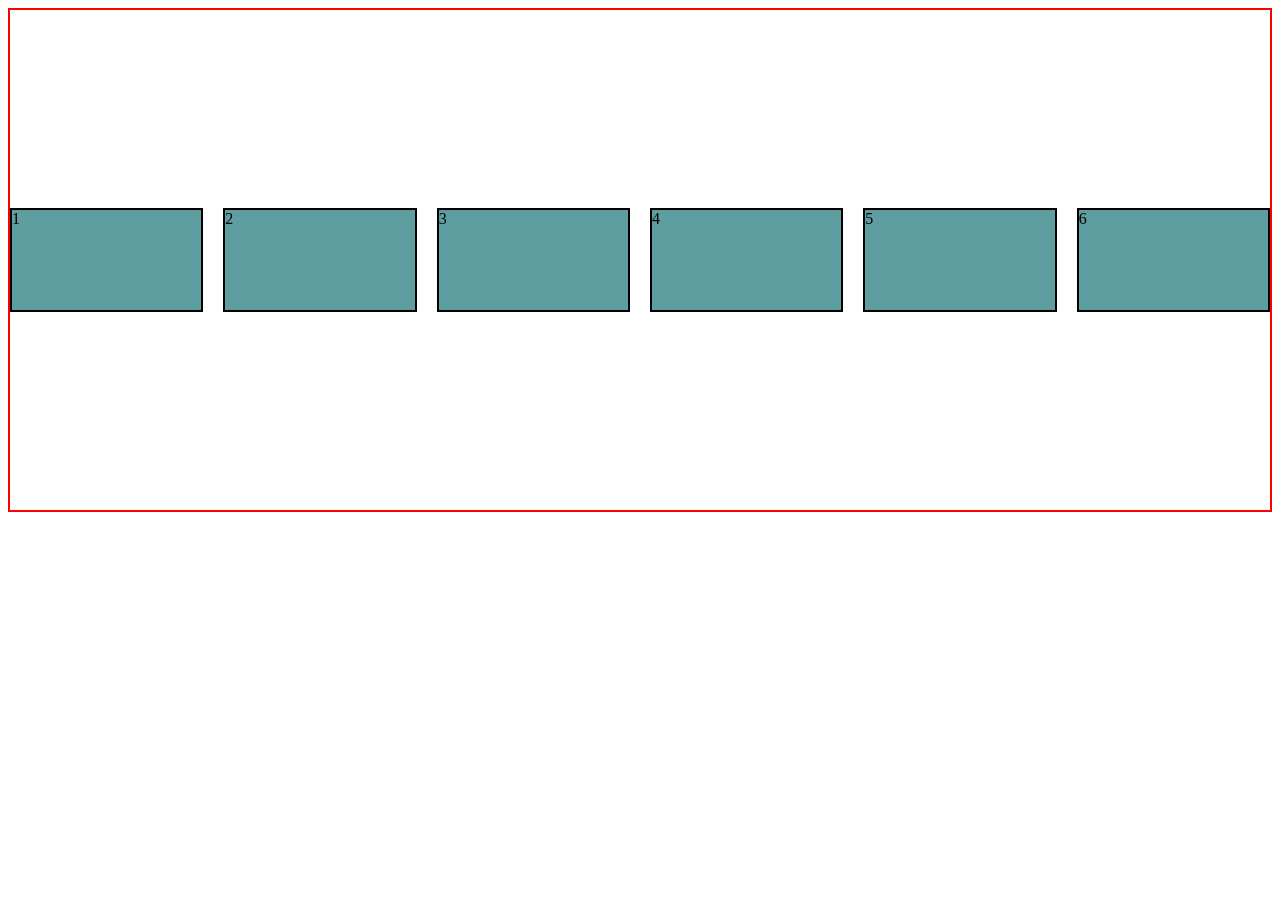
<file: CSS/2025_10_28/index.html>
<!doctype html>
<html lang="en">
	<head>
		<meta charset="UTF-8" />
		<meta name="viewport" content="width=device-width, initial-scale=1.0" />
		<link rel="stylesheet" href="style.css" />
		<link rel="preconnect" href="https://fonts.googleapis.com" />
		<link rel="preconnect" href="https://fonts.gstatic.com" crossorigin />
		<link
			href="https://fonts.googleapis.com/css2?family=Poppins:ital,wght@0,100;0,200;0,300;0,400;0,500;0,600;0,700;0,800;0,900;1,100;1,200;1,300;1,400;1,500;1,600;1,700;1,800;1,900&display=swap"
			rel="stylesheet"
		/>
		<title>Document</title>
	</head>
	<body>
		<div>1</div>
		<div>2</div>
		<div>3</div>
		<div>4</div>
		<div>5</div>
		<div>6</div>
	</body>
</html>
</file>
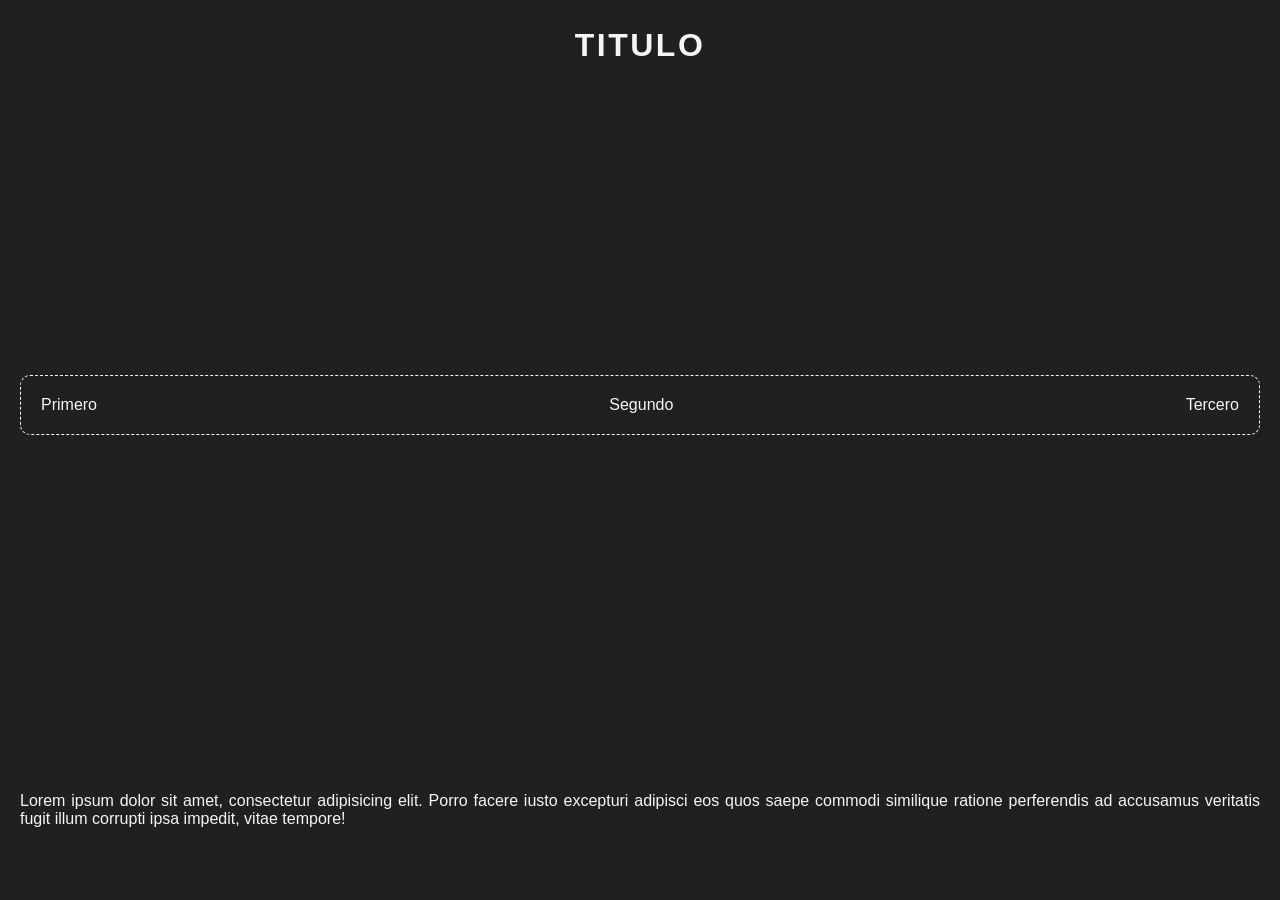
<file: CSS/2026_10_21/index.html>
<!doctype html>
<html lang="en">
	<head>
		<meta charset="UTF-8" />
		<meta name="viewport" content="width=device-width, initial-scale=1.0" />
		<link rel="stylesheet" href="style.css" />
		<title>Document</title>
	</head>
	<body>
		<header>
			<h1>Titulo</h1>
		</header>
		<main>
			<ul>
				<li>
					<p id="primerparrafo">Primero</p>
				</li>
				<li>
					<p class="parrafo">Segundo</p>
				</li>
				<li>
					<p class="parrafo">Tercero</p>
				</li>
			</ul>
		</main>
		<footer>
			<p>
				Lorem ipsum dolor sit amet, consectetur adipisicing elit. Porro facere
				iusto excepturi adipisci eos quos saepe commodi similique ratione
				perferendis ad accusamus veritatis fugit illum corrupti ipsa impedit,
				vitae tempore!
			</p>
		</footer>
		<!-- <h2 class="ejemplo" id="ejemplo" style="color: pink">
			Hola, esto es especificidad
		</h2> -->
	</body>
</html>
</file>
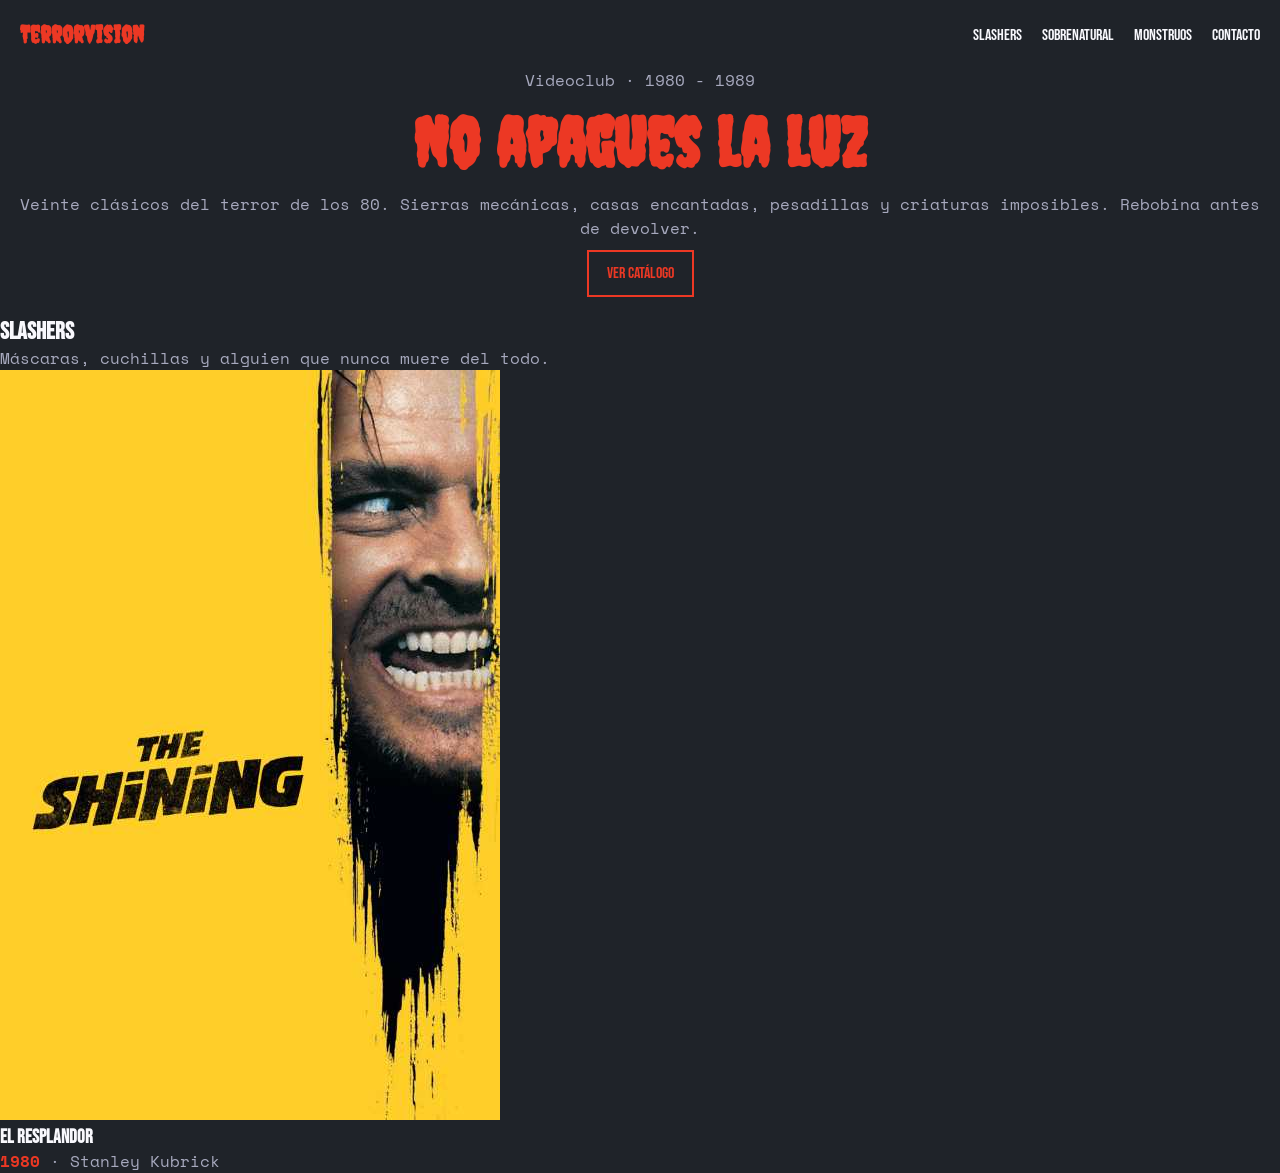
<file: CSS/2026_11_04_02/index.html>
<!doctype html>
<html lang="en">
	<head>
		<meta charset="UTF-8" />
		<meta name="viewport" content="width=device-width, initial-scale=1.0" />
		<meta
			name="description"
			content="Tu videoclub de confianza de películas de terror de la década de los 80s"
		/>
		<link rel="stylesheet" href="style.css" />
		<link rel="preconnect" href="https://fonts.googleapis.com" />
		<link rel="preconnect" href="https://fonts.gstatic.com" crossorigin />
		<link
			href="https://fonts.googleapis.com/css2?family=Bebas+Neue&family=Creepster&family=Space+Mono:ital,wght@0,400;0,700;1,400;1,700&display=swap"
			rel="stylesheet"
		/>
		<title>Terrorvision</title>
	</head>
	<body>
		<header>
			<nav>
				<h1>Terrorvision</h1>
				<ul>
					<li>
						<a href="">Slashers</a>
					</li>
					<li>
						<a href="">Sobrenatural</a>
					</li>
					<li>
						<a href="">Monstruos</a>
					</li>
					<li>
						<a href="">Contacto</a>
					</li>
				</ul>
			</nav>
            <section id="hero">
                <p>Videoclub · 1980 - 1989</p>
                <h2>No apagues la luz</h2>
                <p>Veinte clásicos del terror de los 80. Sierras mecánicas, casas encantadas, pesadillas y criaturas imposibles. Rebobina antes de devolver.</p>
                <a href="">Ver Catálogo</a>
            </section>
		</header>
        <main>
            <section>
                <h2>Slashers</h2>
                <p>Máscaras, cuchillas y alguien que nunca muere del todo.</p>
                <ul>
                    <li>
                        <img src="./assets/el-resplandor.jpg" alt="Poster de El Resplandor"/>
                        <h3>El Resplandor</h3>
                        <p><strong>1980</strong> · Stanley Kubrick</p>
                    </li>
                </ul>
            </section>
        </main>
	</body>
</html>
</file>
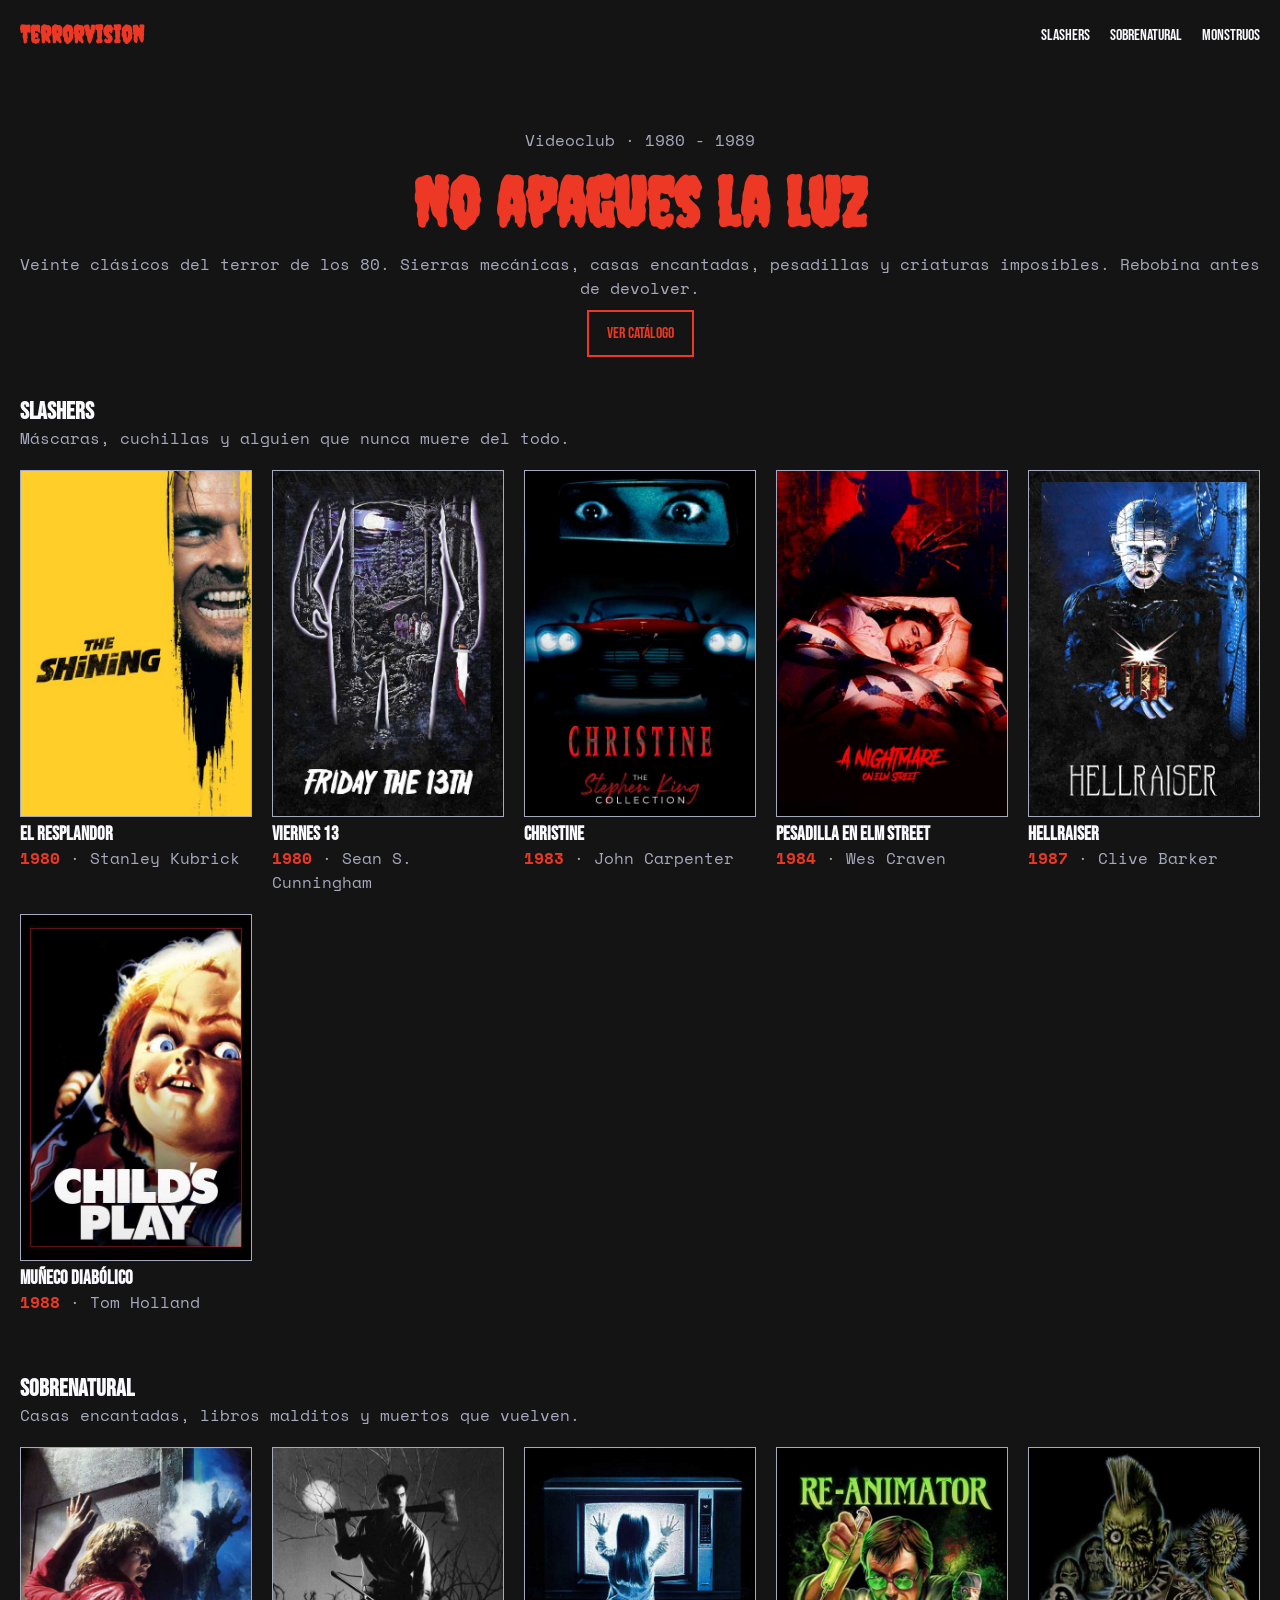
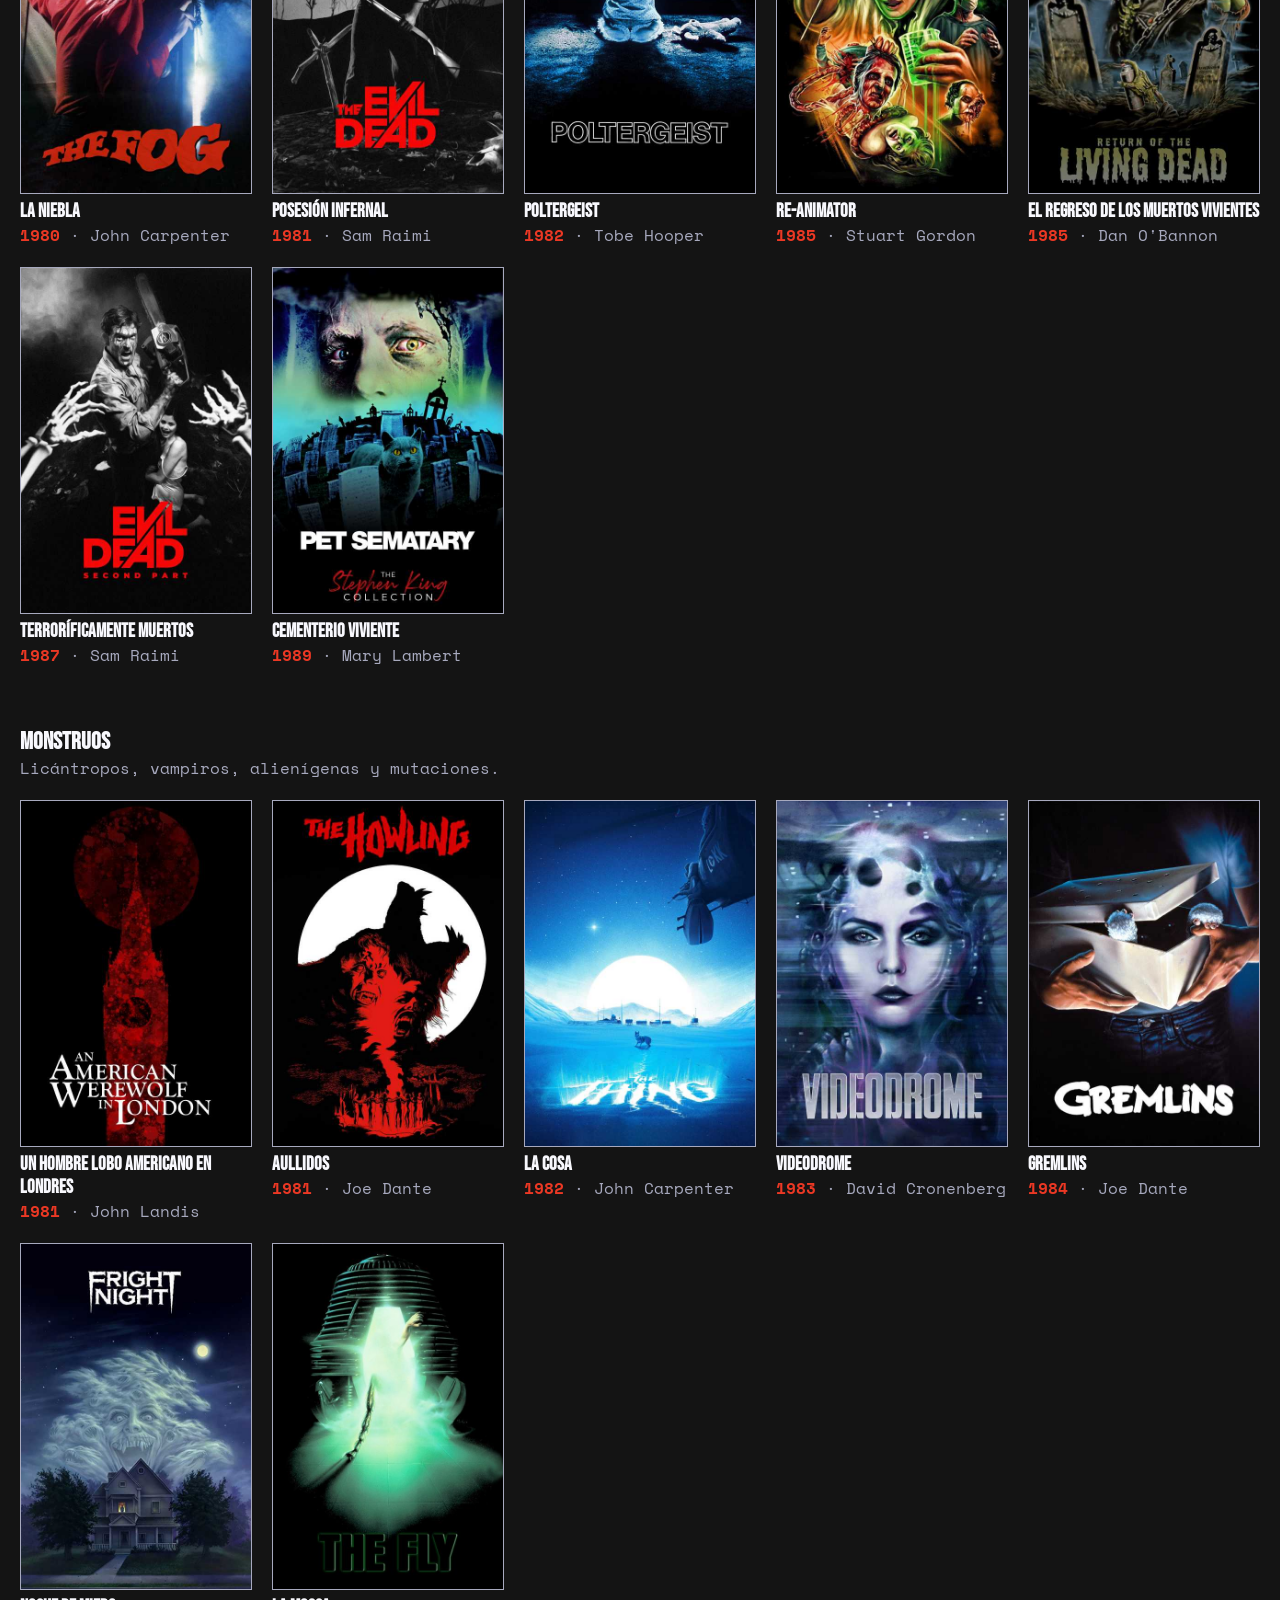
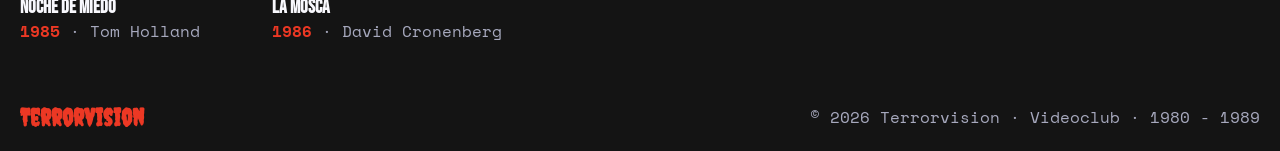
<file: CSS/2026_11_11/index.html>
<!doctype html>
<html lang="en">
	<head>
		<meta charset="UTF-8" />
		<meta name="viewport" content="width=device-width, initial-scale=1.0" />
		<meta
			name="description"
			content="Tu videoclub de confianza de películas de terror de la década de los 80s"
		/>
		<link rel="stylesheet" href="style.css" />
		<link rel="preconnect" href="https://fonts.googleapis.com" />
		<link rel="preconnect" href="https://fonts.gstatic.com" crossorigin />
		<link
			href="https://fonts.googleapis.com/css2?family=Bebas+Neue&family=Creepster&family=Space+Mono:ital,wght@0,400;0,700;1,400;1,700&display=swap"
			rel="stylesheet"
		/>
		<link rel="icon" href="./assets/icon.png" type="image/png" />
		<title>Terrorvision</title>
	</head>
	<body>
		<header>
			<nav>
				<h1>Terrorvision</h1>
				<ul>
					<li>
						<a href="#slashers">Slashers</a>
					</li>
					<li>
						<a href="#sobrenatural">Sobrenatural</a>
					</li>
					<li>
						<a href="#monstruos">Monstruos</a>
					</li>
				</ul>
			</nav>
			<section id="hero">
				<p>Videoclub · 1980 - 1989</p>
				<h2>No apagues la luz</h2>
				<p>
					Veinte clásicos del terror de los 80. Sierras mecánicas, casas
					encantadas, pesadillas y criaturas imposibles. Rebobina antes de
					devolver.
				</p>
				<a href="#catalogo">Ver Catálogo</a>
			</section>
		</header>
		<main id="catalogo">
			<section id="slashers">
				<h2>Slashers</h2>
				<p>Máscaras, cuchillas y alguien que nunca muere del todo.</p>
				<ul>
					<li>
						<img
							src="./assets/el-resplandor.jpg"
							alt="Poster de El Resplandor"
						/>
						<h3>El Resplandor</h3>
						<p><strong>1980</strong> · Stanley Kubrick</p>
					</li>
					<li>
						<img src="./assets/viernes-13.jpg" alt="Poster de Viernes 13" />
						<h3>Viernes 13</h3>
						<p><strong>1980</strong> · Sean S. Cunningham</p>
					</li>
					<li>
						<img src="./assets/christine.jpg" alt="Poster de Christine" />
						<h3>Christine</h3>
						<p><strong>1983</strong> · John Carpenter</p>
					</li>
					<li>
						<img
							src="./assets/pesadilla-elm-street.jpg"
							alt="Poster de Pesadilla en Elm Street"
						/>
						<h3>Pesadilla en Elm Street</h3>
						<p><strong>1984</strong> · Wes Craven</p>
					</li>
					<li>
						<img src="./assets/hellraiser.jpg" alt="Poster de Hellraiser" />
						<h3>Hellraiser</h3>
						<p><strong>1987</strong> · Clive Barker</p>
					</li>
					<li>
						<img
							src="./assets/muneco-diabolico.jpg"
							alt="Poster de Muñeco Diabólico"
						/>
						<h3>Muñeco Diabólico</h3>
						<p><strong>1988</strong> · Tom Holland</p>
					</li>
				</ul>
			</section>
			<section id="sobrenatural">
				<h2>Sobrenatural</h2>
				<p>Casas encantadas, libros malditos y muertos que vuelven.</p>
				<ul>
					<li>
						<img src="./assets/la-niebla.jpg" alt="Poster de La Niebla" />
						<h3>La Niebla</h3>
						<p><strong>1980</strong> · John Carpenter</p>
					</li>
					<li>
						<img
							src="./assets/posesion-infernal.jpg"
							alt="Poster de Posesión Infernal"
						/>
						<h3>Posesión Infernal</h3>
						<p><strong>1981</strong> · Sam Raimi</p>
					</li>
					<li>
						<img src="./assets/poltergeist.jpg" alt="Poster de Poltergeist" />
						<h3>Poltergeist</h3>
						<p><strong>1982</strong> · Tobe Hooper</p>
					</li>
					<li>
						<img src="./assets/re-animator.jpg" alt="Poster de Re-Animator" />
						<h3>Re-Animator</h3>
						<p><strong>1985</strong> · Stuart Gordon</p>
					</li>
					<li>
						<img
							src="./assets/regreso-muertos-vivientes.jpg"
							alt="Poster de El Regreso de los Muertos Vivientes"
						/>
						<h3>El Regreso de los Muertos Vivientes</h3>
						<p><strong>1985</strong> · Dan O'Bannon</p>
					</li>
					<li>
						<img
							src="./assets/terrorificamente-muertos.jpg"
							alt="Poster de Terroríficamente Muertos"
						/>
						<h3>Terroríficamente Muertos</h3>
						<p><strong>1987</strong> · Sam Raimi</p>
					</li>
					<li>
						<img
							src="./assets/cementerio-viviente.jpg"
							alt="Poster de Cementerio Viviente"
						/>
						<h3>Cementerio Viviente</h3>
						<p><strong>1989</strong> · Mary Lambert</p>
					</li>
				</ul>
			</section>

			<section id="monstruos">
				<h2>Monstruos</h2>
				<p>Licántropos, vampiros, alienígenas y mutaciones.</p>
				<ul>
					<li>
						<img
							src="./assets/hombre-lobo-americano.jpg"
							alt="Poster de Un Hombre Lobo Americano en Londres"
						/>
						<h3>Un Hombre Lobo Americano en Londres</h3>
						<p><strong>1981</strong> · John Landis</p>
					</li>
					<li>
						<img src="./assets/aullidos.jpg" alt="Poster de Aullidos" />
						<h3>Aullidos</h3>
						<p><strong>1981</strong> · Joe Dante</p>
					</li>
					<li>
						<img src="./assets/la-cosa.jpg" alt="Poster de La Cosa" />
						<h3>La Cosa</h3>
						<p><strong>1982</strong> · John Carpenter</p>
					</li>
					<li>
						<img src="./assets/videodrome.jpg" alt="Poster de Videodrome" />
						<h3>Videodrome</h3>
						<p><strong>1983</strong> · David Cronenberg</p>
					</li>
					<li>
						<img src="./assets/gremlins.jpg" alt="Poster de Gremlins" />
						<h3>Gremlins</h3>
						<p><strong>1984</strong> · Joe Dante</p>
					</li>
					<li>
						<img
							src="./assets/noche-de-miedo.jpg"
							alt="Poster de Noche de Miedo"
						/>
						<h3>Noche de Miedo</h3>
						<p><strong>1985</strong> · Tom Holland</p>
					</li>
					<li>
						<img src="./assets/la-mosca.jpg" alt="Poster de La Mosca" />
						<h3>La Mosca</h3>
						<p><strong>1986</strong> · David Cronenberg</p>
					</li>
				</ul>
			</section>
		</main>
		<footer>
			<h2>Terrorvision</h2>
			<p>&copy; 2026 Terrorvision · Videoclub · 1980 - 1989</p>
		</footer>
	</body>
</html>
</file>
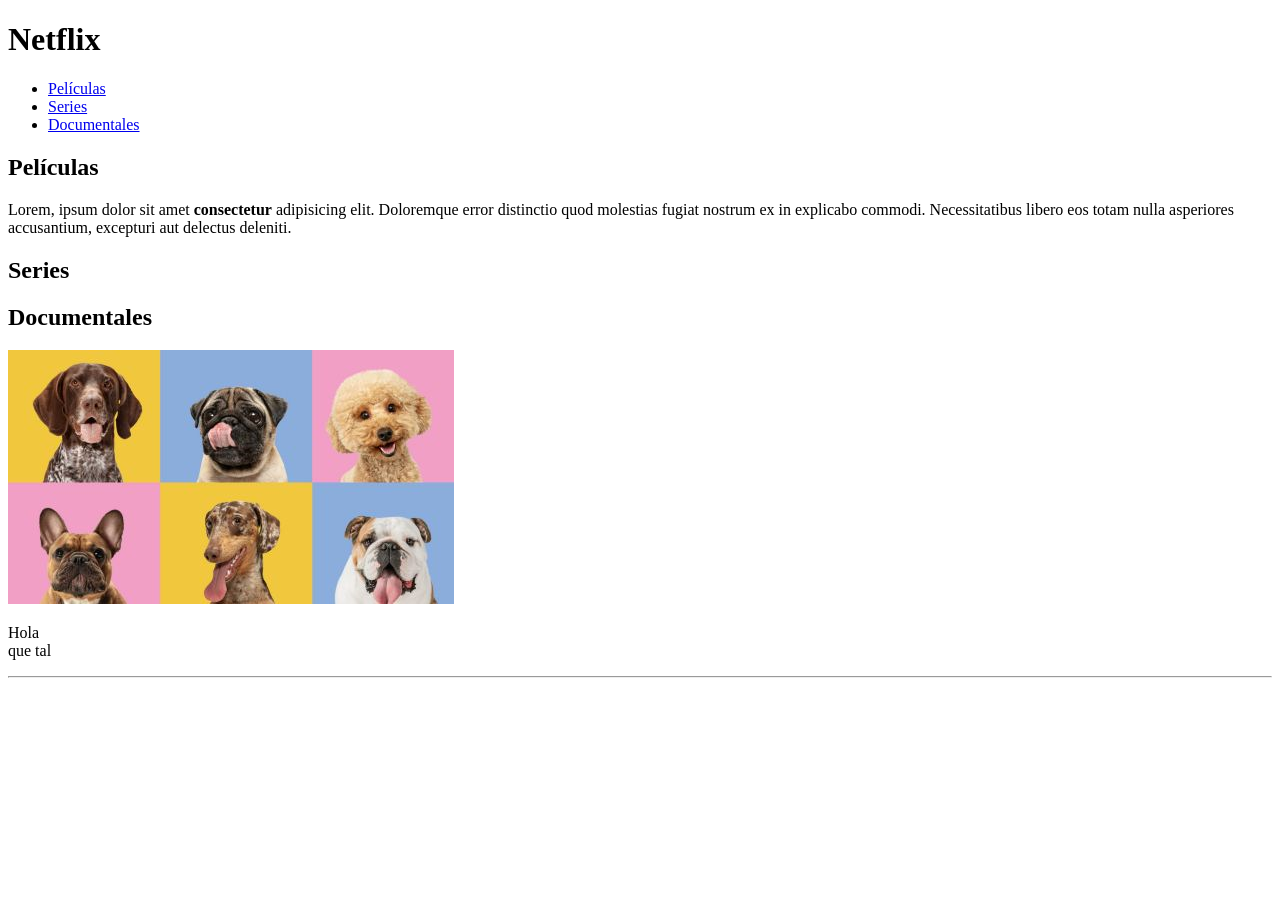
<file: HTML/2026_10_14/index.html>
<!doctype html>
<html lang="en">
	<head>
		<meta charset="UTF-8" />
		<meta name="viewport" content="width=device-width, initial-scale=1.0" />
		<title>Netflix</title>
	</head>
	<body>
		<header>
			<h1>Netflix</h1>
			<nav>
				<ul>
					<li>
						<a href="#null">Películas</a>
					</li>
					<li>
						<a href="#null">Series</a>
					</li>
					<li>
						<a href="#null">Documentales</a>
					</li>
				</ul>
			</nav>
		</header>
		<main>
			<section>
				<h2>Películas</h2>
				<p>
					Lorem, ipsum dolor sit amet <strong>consectetur</strong> adipisicing
					elit. Doloremque error distinctio quod molestias fugiat nostrum ex in
					explicabo commodi. Necessitatibus libero eos totam nulla asperiores
					accusantium, excepturi aut delectus deleniti.
				</p>
			</section>
			<section>
				<h2>Series</h2>
			</section>
			<section>
				<h2>Documentales</h2>
			</section>
		</main>
		<footer>
			<img
				src="./assets/images/perritos.jpeg"
				alt="Collage de perros con fondos de colores"
				title="Descripción detallada"
			/>
		</footer>
	</body>
	<!-- ETIQUETAS NO RECOMENDADAS -->
	<p>Hola <br />que tal</p>
	<hr />
</html>
</file>
<file: CSS/2025_10_28/style.css>
div {
	height: 100px;
	width: 100px;
	border: 2px solid black;
	background-color: cadetblue;
}

body {
	height: 500px;
	border: 2px solid red;
	display: flex;
	justify-content: center;
	align-items: center;
    gap: 20px;
    flex-wrap: wrap
}

body > div{
    flex-grow: 1;
}
</file>
<file: CSS/2026_10_21/style.css>
/* /* SELECTOR POR ETIQUETA */
/* h1 {
	color: red;
} */

/* p {
	color: orange;
} */

/* SELECTOR DE CLASE */
/* .parrafo {
	color: green;
} */

/* SELECTOR DE ID */
/* #primerparrafo {
	color: pink;
} */

/* SELECTOR UNIVERSAL */
/* *{
    color: red;
}  */

/* ESPECIFICIDAD */
/* h2{
    color: red !important;
}

.ejemplo{
    color: blue;
}

#ejemplo{
    color: orange
} */

/* EJEMPLO */
/* header > h1{
    color: orange
}

main p{
    color: red;
} */

* {
	margin: 0;
	padding: 0;
	box-sizing: border-box;
}

body {
	min-height: 100vh;
	background-color: rgb(32, 32, 32);
	color: whitesmoke;
	font-family: "Segoe UI", Tahoma, Geneva, Verdana, sans-serif;
}

ul {
	list-style-type: none;
}

h1,
h2,
h3,
h4,
h5,
h6 {
	text-transform: uppercase;
	letter-spacing: 2.5px;
}

header {
	height: 10vh;
	display: flex;
	justify-content: center;
	align-items: center;
	padding: 20px;
}

main {
	height: 70vh;
	padding: 20px;
	display: flex;
	justify-content: center;
	align-items: center;
}

main > ul {
	display: flex;
	width: 100%;
	justify-content: space-between;
	gap: 20px;
	padding: 20px;
	border: 1px whitesmoke dashed;
	border-radius: 10px;
    transition: 0.6s;
}

main > ul:hover{
    background-color: orange;
    color: black;
    transform: scale(0.7);
}

footer {
	height: 20vh;
	padding: 20px;
	display: flex;
	justify-content: center;
	align-items: center;
}

footer > p {
	text-align: justify;
}
</file>
<file: CSS/2026_11_04_02/style.css>
/* VARIABLES Y RESET */
:root {
	--primary-color: #ec3824;
	--secondary-color: #f8f8fd;
	--tertiary-color: #a7a9be;
	--background-color: #1f2329;
	--spacing: 20px;
}

* {
	margin: 0;
	padding: 0;
	box-sizing: border-box;
}

/* ESTILOS GENERALES */
body {
	background-color: var(--background-color);
	color: var(--tertiary-color);
	font-family: "Space Mono", monospace;
}

h1,
#hero > h2 {
	color: var(--primary-color);
	font-family: "Creepster", system-ui;
}

h2,
h3,
h4 {
	color: var(--secondary-color);
	font-family: "Bebas Neue", sans-serif;
}

a {
	color: var(--secondary-color);
	text-decoration: none;
	font-family: "Bebas Neue", sans-serif;
}

a:hover {
	color: var(--primary-color);
	transition: 0.5s;
}

ul {
	list-style-type: none;
}

strong{
    color: var(--primary-color)
}

/* HEADER */
header {
	padding: var(--spacing);
}

header > nav {
	display: flex;
	justify-content: space-between;
	align-items: center;
	flex-wrap: wrap;
	gap: var(--spacing);
}

header > nav > ul {
	display: flex;
	gap: var(--spacing);
}

/* HERO */
#hero {
	margin-top: var(--spacing);
	text-align: center;
	display: flex;
	flex-direction: column;
	justify-content: center;
	align-items: center;
	gap: 10px;
}

#hero > h2 {
	font-size: 68px;
}

#hero a {
	border: solid 2px var(--primary-color);
	color: var(--primary-color);
	padding: 12px 18px;
}
</file>
<file: CSS/2026_11_11/style.css>
/* VARIABLES Y RESET */
:root {
	--primary-color: #ec3824;
	--secondary-color: #f8f8fd;
	--tertiary-color: #a7a9be;
	--background-color: #141414;
	--spacing: 20px;
}

* {
	margin: 0;
	padding: 0;
	box-sizing: border-box;
}

/* ACTIVAR EL SCROLL SUAVE */
html {
	scroll-behavior: smooth;
}

/* ESTILOS GENERALES */
body {
	background-color: var(--background-color);
	color: var(--tertiary-color);
	font-family: "Space Mono", monospace;
}

h1,
#hero > h2 {
	color: var(--primary-color);
	font-family: "Creepster", system-ui;
}

h2,
h3,
h4 {
	color: var(--secondary-color);
	font-family: "Bebas Neue", sans-serif;
}

a {
	color: var(--secondary-color);
	text-decoration: none;
	font-family: "Bebas Neue", sans-serif;
}

a:hover {
	color: var(--primary-color);
	transition: 0.5s;
}

ul {
	list-style-type: none;
}

strong {
	color: var(--primary-color);
}

/* HEADER */
header {
	padding: var(--spacing);
}

header > nav {
	display: flex;
	justify-content: space-between;
	align-items: center;
	flex-wrap: wrap;
	gap: var(--spacing);
	/* position: fixed;
	width: 100%;
	top: 0;
	left: 0;
	background-color: var(--background-color);
	z-index: 1; */
}

header > nav > ul {
	display: flex;
	gap: var(--spacing);
}

/* HERO */
#hero {
	margin-top: 80px;
	text-align: center;
	display: flex;
	flex-direction: column;
	justify-content: center;
	align-items: center;
	gap: 10px;
}

#hero > h2 {
	font-size: 68px;
}

#hero a {
	border: solid 2px var(--primary-color);
	color: var(--primary-color);
	padding: 12px 18px;
}

/* SECCIONES DE PELICULAS */
main > section {
	padding: var(--spacing);
}

main > section > ul {
	display: grid;
	grid-template-columns: repeat(auto-fill, minmax(200px, 1fr));
	gap: var(--spacing);
	padding: var(--spacing) 0;
}

main ul img {
	width: 100%;
	border: 1px solid var(--tertiary-color);
}

main li {
	animation: auto reveal linear both;
	animation-timeline: view();
	animation-range: entry 5% cover 30%;
}

/* FOOTER */
footer > h2 {
	color: var(--primary-color);
	font-family: "Creepster", system-ui;
}

footer {
	padding: var(--spacing);
	display: flex;
	flex-wrap: wrap;
	justify-content: space-between;
	align-items: center;
}

/* ANIMACIONES */
@keyframes reveal {
	from {
		opacity: 0;
		transform: translateY(60px);
	}
	to {
		opacity: 1;
	}
}
</file>
